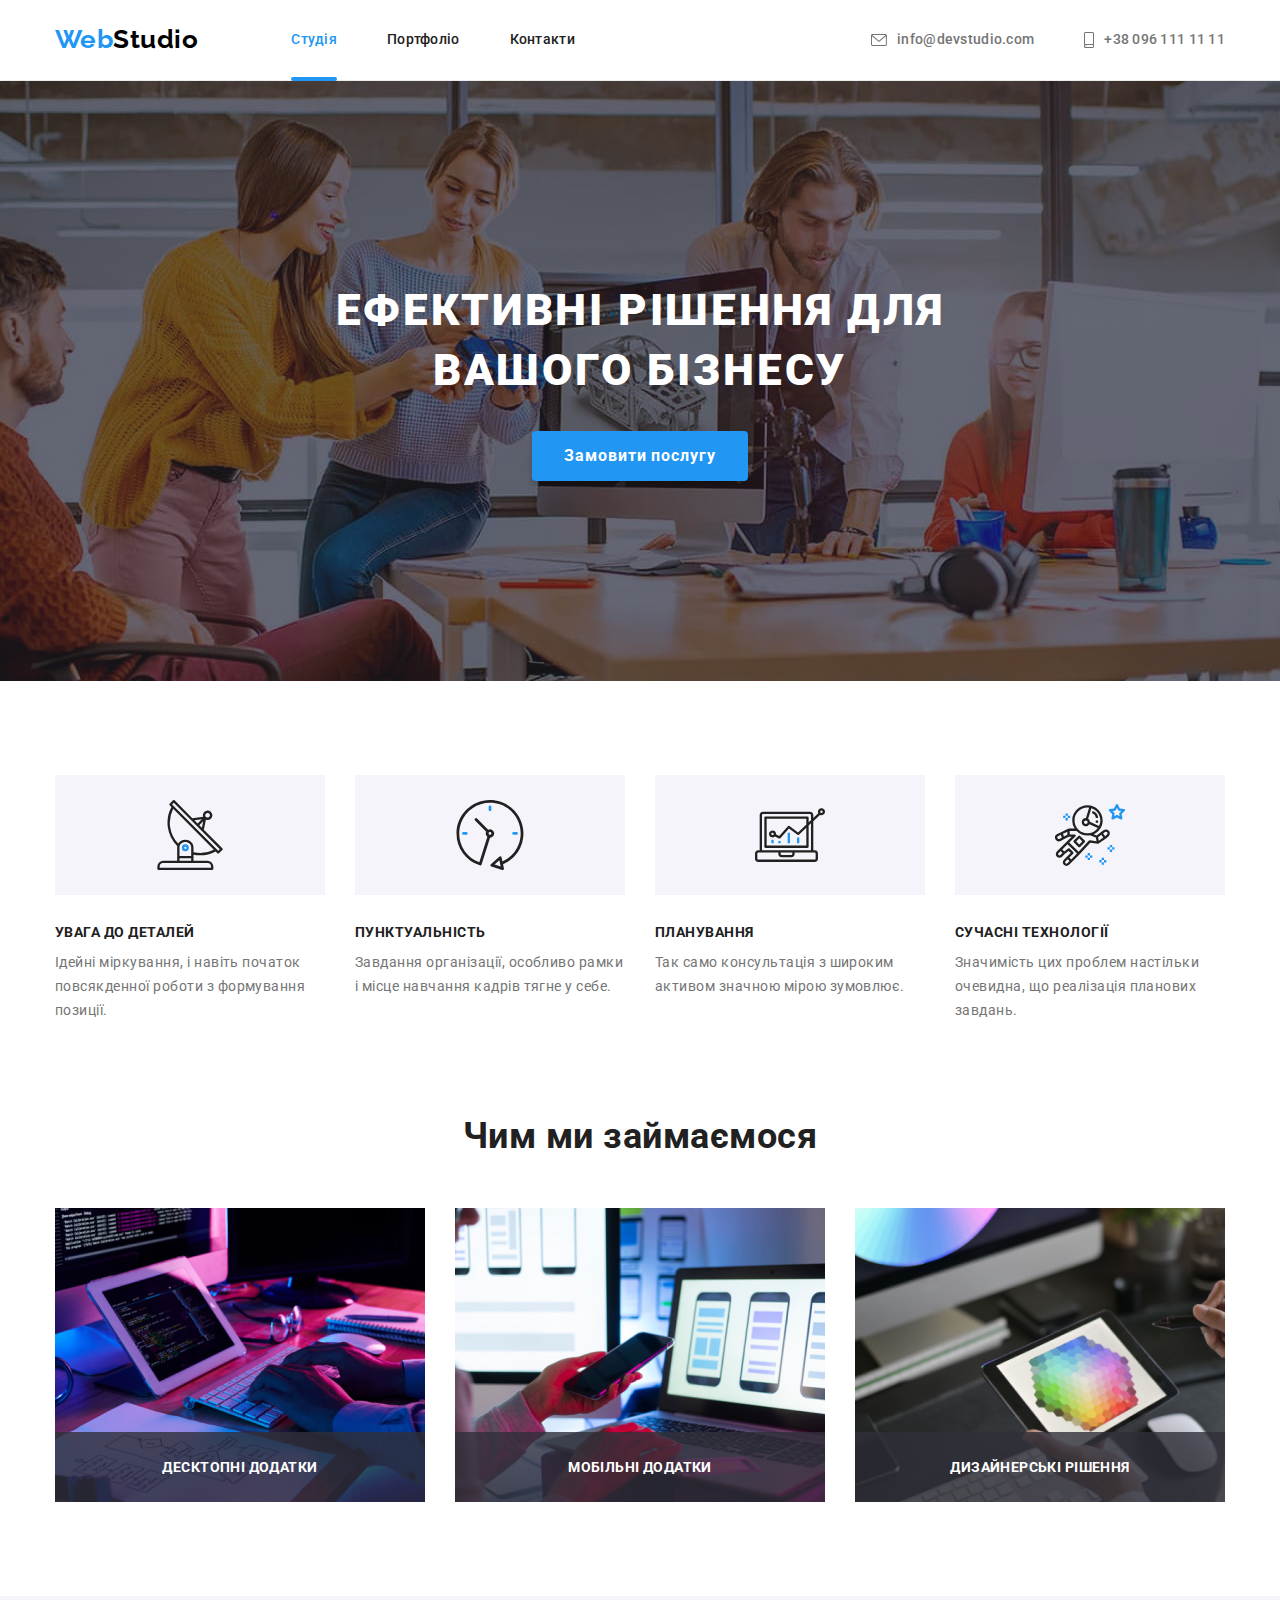
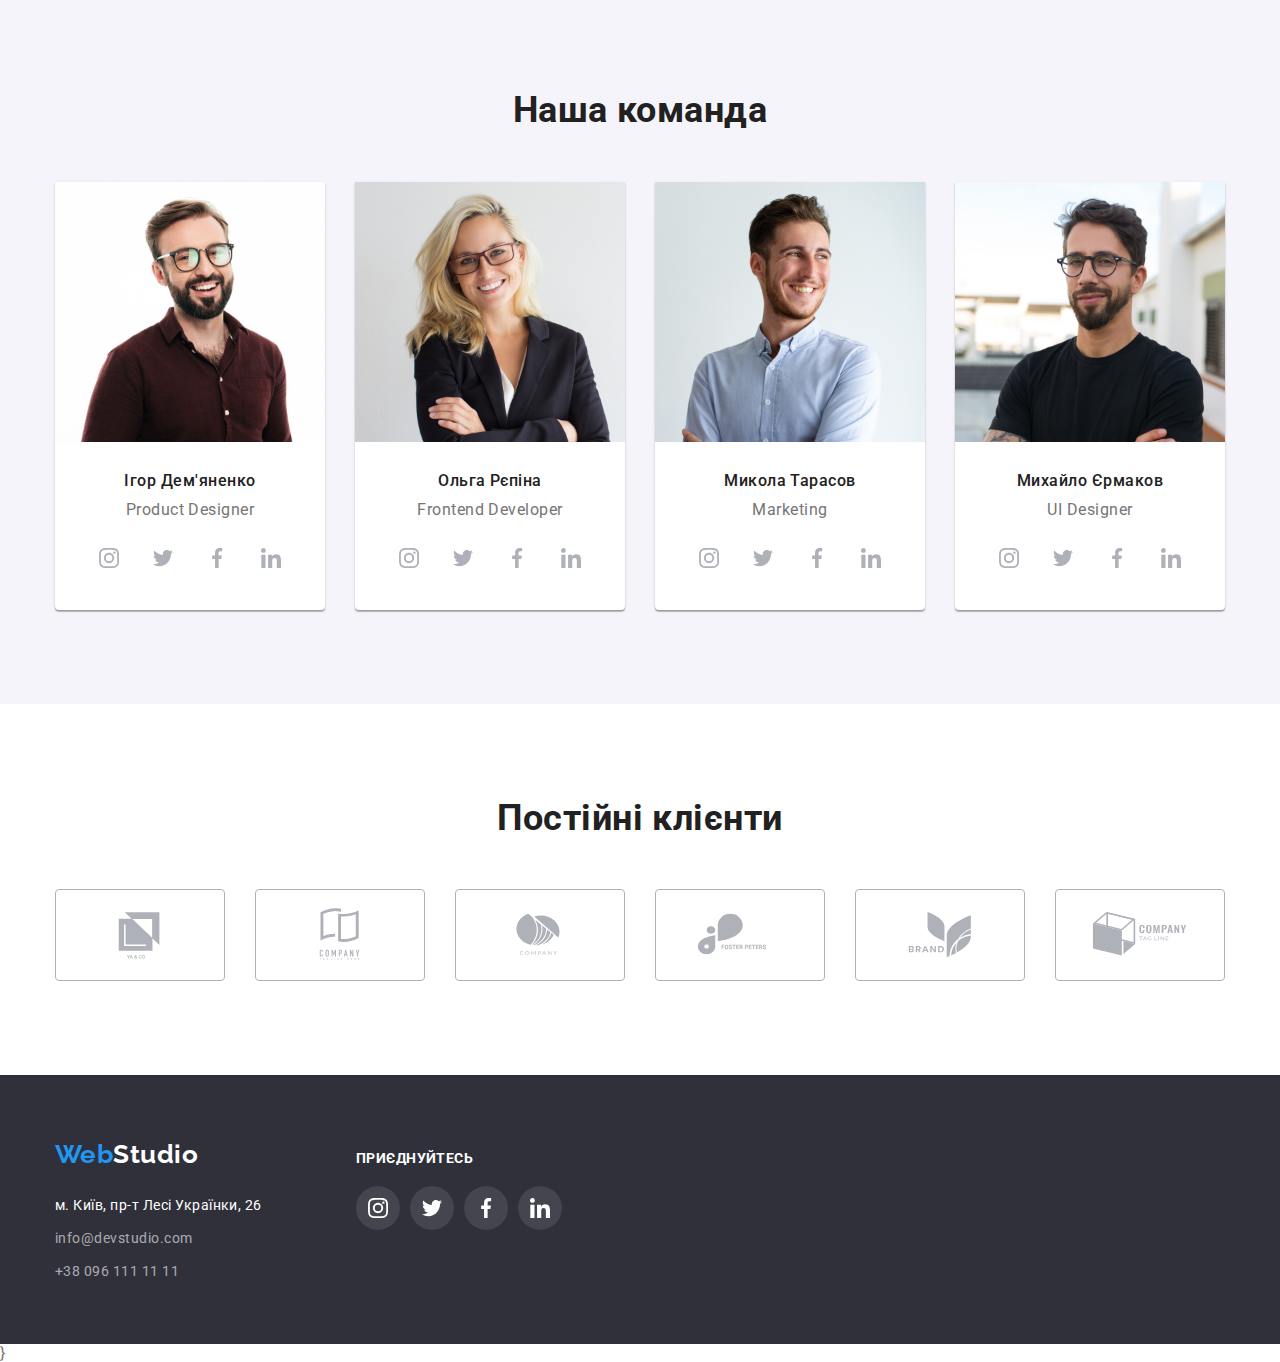
<file: index.html>
<!DOCTYPE html>
<html lang="uk">
  <head>
    <meta charset="UTF-8" />
    <meta http-equiv="X-UA-Compatible" content="IE=edge" />
    <meta name="viewport" content="width=device-width, initial-scale=1.0" />
    <title>WebStudio</title>
    <link
      href="https://fonts.googleapis.com/css2?family=Raleway:wght@700&family=Roboto:wght@400;500;700;900&display=swap"
      rel="stylesheet"
    />
    <link
      rel="stylesheet"
      href="https://cdnjs.cloudflare.com/ajax/libs/modern-normalize/1.1.0/modern-normalize.min.css"
    />
    <link rel="stylesheet" href="css/style.css" />
  </head>
  <body>
    <header class="page-header">
      <div class="container header-wrap">
        <nav class="header-nav">
          <a class="logo link" href="./index.html"
            ><span class="logo-web">Web</span>Studio</a
          >
          <ul class="nav-bar list">
            <li class="item">
              <a class="nav-link link current" href="./index.html">Студія</a>
            </li>
            <li class="item">
              <a class="nav-link link" href="./portfolio.html">Портфоліо</a>
            </li>
            <li class="item"><a class="nav-link link" href="#">Контакти</a></li>
          </ul>
        </nav>
        <ul class="header-contact list">
          <li class="item">
            <a
              class="header-contact-link link"
              href="mailto:info@devstudio.com"
            >
              <svg class="icon" width="16" height="12">
                <use href="./images/sprite1.svg#icon-mail"></use>
              </svg>
              info@devstudio.com</a
            >
          </li>
          <li class="item">
            <a class="header-contact-link link" href="tel:+380961111111">
              <svg class="icon" width="10" height="16">
                <use href="./images/sprite1.svg#icon-tel"></use>
              </svg>
              +38 096 111 11 11</a
            >
          </li>
        </ul>
      </div>
    </header>
    <main>
      <section class="decision">
        <div class="container">
          <h1 class="decision-title">Ефективні рішення для вашого бізнесу</h1>
          <button class="btn btn-primary" type="button" data-modal-open>
            Замовити послугу
          </button>
        </div>

      </section>
      <section class="section no-padding-bottom">
        <div class="container">
          <h2 class="section-title visually-hidden">Особливості</h2>
          <ul class="specifics-wrap list">
            <li class="specifics-wrap-item">
              <div class="rect">
                <svg class="icon" width="70" height="70">
                  <use href="./images/sprite1.svg#icon-antenna"></use>
                </svg>
              </div>
              <h3 class="title">УВАГА ДО ДЕТАЛЕЙ</h3>
              <p class="descr">
                Ідейні міркування, і навіть початок повсякденної роботи з
                формування позиції.
              </p>
            </li>
            <li class="specifics-wrap-item">
              <div class="rect">
                <svg class="icon" width="70" height="70">
                  <use href="./images/sprite1.svg#icon-clock"></use>
                </svg>
              </div>
              <h3 class="title">ПУНКТУАЛЬНІСТЬ</h3>
              <p class="descr">
                Завдання організації, особливо рамки і місце навчання кадрів
                тягне у себе.
              </p>
            </li>
            <li class="specifics-wrap-item">
              <div class="rect">
                <svg class="icon" width="70" height="70">
                  <use href="./images/sprite1.svg#icon-diagram"></use>
                </svg>
              </div>
              <h3 class="title">ПЛАНУВАННЯ</h3>
              <p class="descr">
                Так само консультація з широким активом значною мірою зумовлює.
              </p>
            </li>
            <li class="specifics-wrap-item">
              <div class="rect">
                <svg class="icon" width="70" height="70">
                  <use href="./images/sprite1.svg#icon-astronaut"></use>
                </svg>
              </div>
              <h3 class="title">СУЧАСНІ ТЕХНОЛОГІЇ</h3>
              <p class="descr">
                Значимість цих проблем настільки очевидна, що реалізація
                планових завдань.
              </p>
            </li>
          </ul>
        </div>
      </section>
      <section class="section">
        <div class="container">
          <h2 class="section-title">Чим ми займаємося</h2>
          <ul class="task-wrap list">
            <li class="task-wrap-item">
              <img
                class="img"
                src="images/task/box1.png"
                alt="picture1"
                width="370"
              />
              <div class="task-overlay">
                <p class="img-title">Десктопні додатки</p>
              </div>
            </li>
            <li class="task-wrap-item">
              <img
                class="img"
                src="images/task/box2.png"
                alt="picture2"
                width="370"
              />
              <div class="task-overlay">
                <p class="img-title">Мобільні додатки</p>
              </div>
            </li>
            <li class="task-wrap-item">
              <img
                class="img"
                src="images/task/box3.png"
                alt="picture3"
                width="370"
              />
              <div class="task-overlay">
                <p class="img-title">Дизайнерські рішення</p>
              </div>
            </li>
          </ul>
        </div>
      </section>
      <section class="section team-bcg">
        <div class="container">
          <h2 class="section-title">Наша команда</h2>
          <ul class="team-wrap list">
            <li class="team-wrap-item">
              <img
                class="img"
                src="images/team/img.jpg"
                alt="Product Designer"
                width="270"
              />
              <div class="person">
                <h3 class="name">Ігор Дем'яненко</h3>
                <p class="post">Product Designer</p>
                <ul class="team-social list">
                  <li class="item">
                    <a class="team-social-link link" href="">
                      <svg class="icon" width="20" height="20">
                        <use href="./images/sprite1.svg#icon-instagram"></use>
                      </svg>
                    </a>
                  </li>
                  <li class="item">
                    <a class="team-social-link link" href="">
                      <svg class="icon" width="20" height="20">
                        <use href="./images/sprite1.svg#icon-twitter"></use>
                      </svg>
                    </a>
                  </li>
                  <li class="item">
                    <a class="team-social-link link" href="">
                      <svg class="icon" width="20" height="20">
                        <use href="./images/sprite1.svg#icon-facebook"></use>
                      </svg>
                    </a>
                  </li>
                  <li class="item">
                    <a class="team-social-link link" href="">
                      <svg class="icon" width="20" height="20">
                        <use href="./images/sprite1.svg#icon-linkedin"></use>
                      </svg>
                    </a>
                  </li>
                </ul>
              </div>
            </li>
            <li class="team-wrap-item">
              <img
                class="img"
                src="images/team/img(1).jpg"
                alt="Frontend Developer"
                width="270"
              />
              <div class="person">
                <h3 class="name">Ольга Рєпіна</h3>
                <p class="post">Frontend Developer</p>
                <ul class="team-social list">
                  <li class="item">
                    <a class="team-social-link link" href="">
                      <svg class="icon" width="20" height="20">
                        <use href="./images/sprite1.svg#icon-instagram"></use>
                      </svg>
                    </a>
                  </li>
                  <li class="item">
                    <a class="team-social-link link" href="">
                      <svg class="icon" width="20" height="20">
                        <use href="./images/sprite1.svg#icon-twitter"></use>
                      </svg>
                    </a>
                  </li>
                  <li class="item">
                    <a class="team-social-link link" href="">
                      <svg class="icon" width="20" height="20">
                        <use href="./images/sprite1.svg#icon-facebook"></use>
                      </svg>
                    </a>
                  </li>
                  <li class="item">
                    <a class="team-social-link link" href="">
                      <svg class="icon" width="20" height="20">
                        <use href="./images/sprite1.svg#icon-linkedin"></use>
                      </svg>
                    </a>
                  </li>
                </ul>
              </div>
            </li>
            <li class="team-wrap-item">
              <img
                class="img"
                src="images/team/img(2).jpg"
                alt="Marketing"
                width="270"
              />
              <div class="person">
                <h3 class="name">Микола Тарасов</h3>
                <p class="post">Marketing</p>
                <ul class="team-social list">
                  <li class="item">
                    <a class="team-social-link link" href="">
                      <svg class="icon" width="20" height="20">
                        <use href="./images/sprite1.svg#icon-instagram"></use>
                      </svg>
                    </a>
                  </li>
                  <li class="item">
                    <a class="team-social-link link" href="">
                      <svg class="icon" width="20" height="20">
                        <use href="./images/sprite1.svg#icon-twitter"></use>
                      </svg>
                    </a>
                  </li>
                  <li class="item">
                    <a class="team-social-link link" href="">
                      <svg class="icon" width="20" height="20">
                        <use href="./images/sprite1.svg#icon-facebook"></use>
                      </svg>
                    </a>
                  </li>
                  <li class="item">
                    <a class="team-social-link link" href="">
                      <svg class="icon" width="20" height="20">
                        <use href="./images/sprite1.svg#icon-linkedin"></use>
                      </svg>
                    </a>
                  </li>
                </ul>
              </div>
            </li>
            <li class="team-wrap-item">
              <img
                class="img"
                src="images/team/img(3).jpg"
                alt="UI Designer"
                width="270"
              />
              <div class="person">
                <h3 class="name">Михайло Єрмаков</h3>
                <p class="post">UI Designer</p>
                <ul class="team-social list">
                  <li class="item">
                    <a class="team-social-link link" href="">
                      <svg class="icon" width="20" height="20">
                        <use href="./images/sprite1.svg#icon-instagram"></use>
                      </svg>
                    </a>
                  </li>
                  <li class="item">
                    <a class="team-social-link link" href="">
                      <svg class="icon" width="20" height="20">
                        <use href="./images/sprite1.svg#icon-twitter"></use>
                      </svg>
                    </a>
                  </li>
                  <li class="item">
                    <a class="team-social-link link" href="">
                      <svg class="icon" width="20" height="20">
                        <use href="./images/sprite1.svg#icon-facebook"></use>
                      </svg>
                    </a>
                  </li>
                  <li class="item">
                    <a class="team-social-link link" href="">
                      <svg class="icon" width="20" height="20">
                        <use href="./images/sprite1.svg#icon-linkedin"></use>
                      </svg>
                    </a>
                  </li>
                </ul>
              </div>
            </li>
          </ul>
        </div>
      </section>
      <section class="section">
        <div class="container">
          <h2 class="section-title">Постійні клієнти</h2>
          <ul class="client-wrap list">
            <li class="item">
              <a class="client-link link" href=""
                ><svg class="icon" width="106" height="60">
                  <use href="./images/sprite1.svg#icon-Logo"></use></svg
              ></a>
            </li>
            <li class="item">
              <a class="client-link link" href=""
                ><svg class="icon" width="106" height="60">
                  <use href="./images/sprite1.svg#icon-Logo-1"></use></svg
              ></a>
            </li>
            <li class="item">
              <a class="client-link link" href=""
                ><svg class="icon" width="106" height="60">
                  <use href="./images/sprite1.svg#icon-Logo-2"></use></svg
              ></a>
            </li>
            <li class="item">
              <a class="client-link link" href=""
                ><svg class="icon" width="106" height="60">
                  <use href="./images/sprite1.svg#icon-Logo-3"></use></svg
              ></a>
            </li>
            <li class="item">
              <a class="client-link link" href=""
                ><svg class="icon" width="106" height="60">
                  <use href="./images/sprite1.svg#icon-Logo-4"></use></svg
              ></a>
            </li>
            <li class="item">
              <a class="client-link link" href=""
                ><svg class="icon" width="106" height="60">
                  <use href="./images/sprite1.svg#icon-Logo-5"></use></svg
              ></a>
            </li>
          </ul>
        </div>
      </section>
    </main>
    <footer class="page-footer">
      <div class="container">
        <div class="footer-wrap">
          <a class="logo link" href="./index.html"
            ><span class="logo-web">Web</span>Studio</a
          >
          <address class="footer-contact">
            <p class="address">м. Київ, пр-т Лесі Українки, 26</p>
            <ul class="address-wrap list">
              <li class="address-wrap-item">
                <a
                  class="footer-contact-link link"
                  href="mailto:info@devstudio.com"
                  >info@devstudio.com</a
                >
              </li>
              <li class="address-wrap-item">
                <a class="footer-contact-link link" href="tel:+380961111111"
                  >+38 096 111 11 11</a
                >
              </li>
            </ul>
          </address>
        </div>
        <div class="footer-social">
          <p class="footer-social-text">приєднуйтесь</p>
          <ul class="footer-social-list list">
            <li class="item">
              <a class="footer-social-link link" href="">
                <svg class="icon" width="20" height="20">
                  <use href="./images/sprite1.svg#icon-instagram"></use>
                </svg>
              </a>
            </li>
            <li class="item">
              <a class="footer-social-link link" href="">
                <svg class="icon" width="20" height="20">
                  <use href="./images/sprite1.svg#icon-twitter"></use>
                </svg>
              </a>
            </li>
            <li class="item">
              <a class="footer-social-link link" href="">
                <svg class="icon" width="20" height="20">
                  <use href="./images/sprite1.svg#icon-facebook"></use>
                </svg>
              </a>
            </li>
            <li class="item">
              <a class="footer-social-link link" href="">
                <svg class="icon" width="20" height="20">
                  <use href="./images/sprite1.svg#icon-linkedin"></use>
                </svg>
              </a>
            </li>
          </ul>
        </div>
      </div>
    </footer>
    <div class="backdrop is-hidden" data-modal>
      <div class="modal">
        <button class="close-modal" type="button" data-modal-close>
          <svg class="icon" width="11" height="11">
            <use href="./images/sprite1.svg#icon-close"></use>
          </svg>
        </button>
        <!-- <div class="user-info">
                  <h2 class="modal-title">Залиште свої дані, ми Вам передзвонимо</h2>
                  <form class="user-form">
                    <label class="field-wrap">
                      <h3 class="field-title">Ім'я</h3>
                      <input class="field" type="text" name="username" autofocus />
                    </label>
                    <label class="field-wrap">
                      <h3 class="field-title">Телефон</h3>
                      <input class="field" type="tel" name="phone_number" />
                    </label>
                    <label class="field-wrap">
                      <h3 class="field-title">Пошта</h3>
                      <input class="field" type="email" name="email" />
                    </label>
                    <label class="field-wrap">
                      <h3 class="field-title">Коментар</h3>
                      <textarea class="comment" name="feedback" rows="5" placeholder="Введіть текст"></textarea>
                    </label>
                    <label class="check-wrap">
                      <input class="check" type="checkbox" name="color" value="blue">
                      <p class="terms">Погоджуюся з розсилкою та приймаю <a class="terms-agree" href="#">Умови договору</a></p>
                    </label>
                    <button class="btn-form" type="submit">Відправити</button>
                  </form>
                </div> -->
      </div>
    </div>}
    <script src="./js/modal.js"></script>
  </body>
</html>
</file>
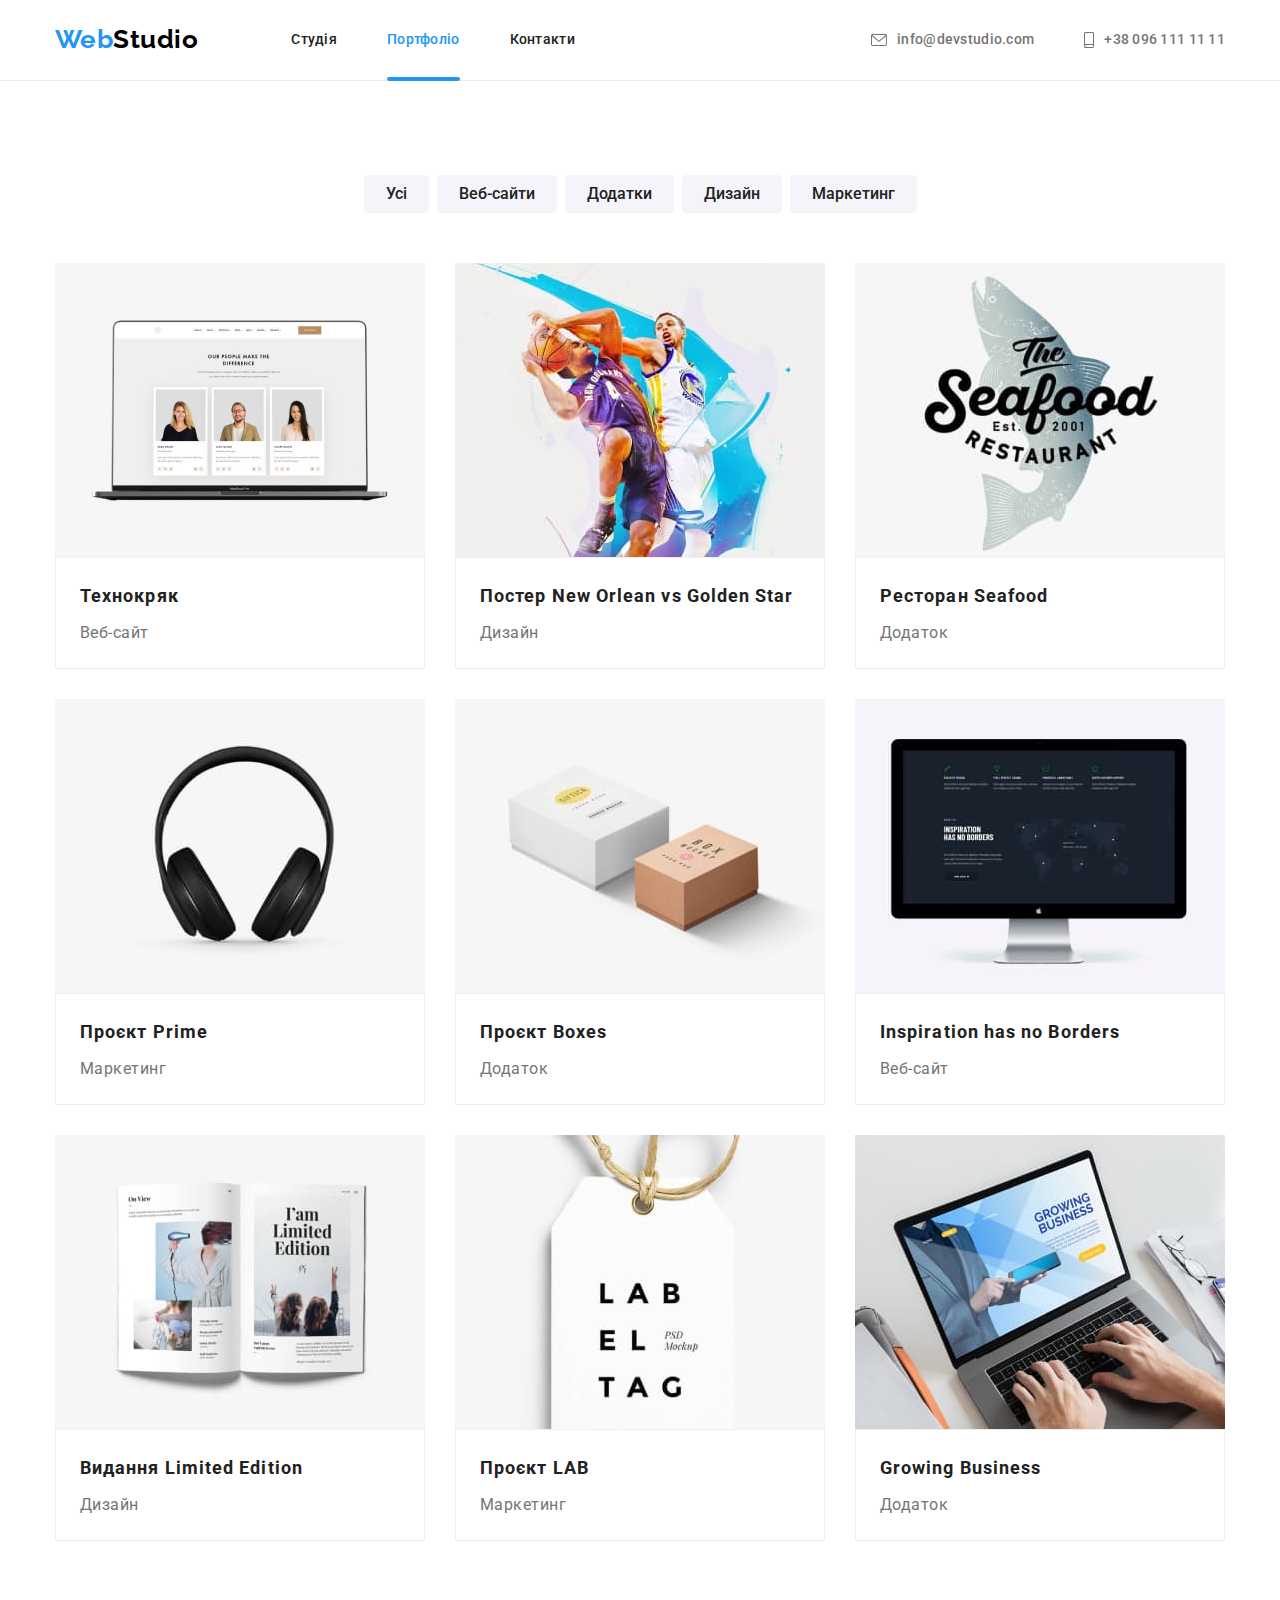
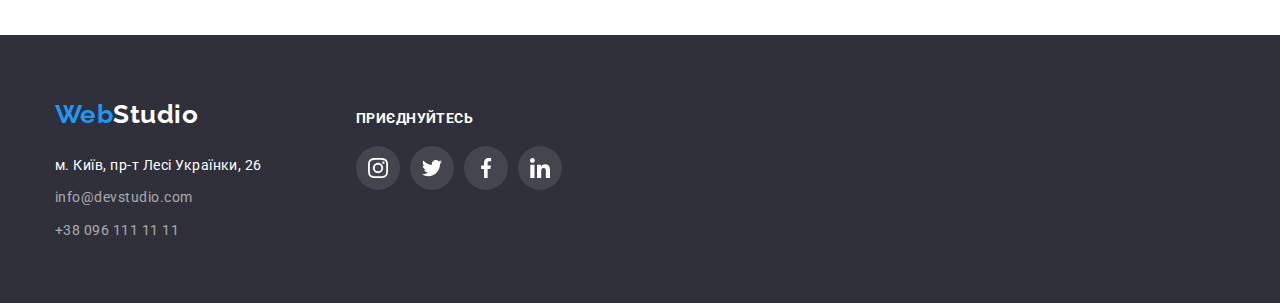
<file: portfolio.html>
<!DOCTYPE html>
<html lang="uk">
  <head>
    <meta charset="UTF-8" />
    <meta http-equiv="X-UA-Compatible" content="IE=edge" />
    <meta name="viewport" content="width=device-width, initial-scale=1.0" />
    <title>WebStudio</title>
    <link
    href="https://fonts.googleapis.com/css2?family=Raleway:wght@700&family=Roboto:wght@400;500;700;900&display=swap"
    rel="stylesheet"
    />
    <link rel="stylesheet" href="https://cdnjs.cloudflare.com/ajax/libs/modern-normalize/1.1.0/modern-normalize.min.css"/>
    <link rel="stylesheet" href="css/style.css" />
  </head>

  <body>
    <header class="page-header">
      <div class="container header-wrap">
        <nav class="header-nav">
          <a class="logo link" href="./index.html"><span class="logo-web">Web</span>Studio</a>
          <ul class="nav-bar list">
            <li class="item">
              <a class="nav-link link" href="./index.html">Студія</a>
            </li>
            <li class="item">
              <a class="nav-link link current" href="./portfolio.html">Портфоліо</a>
            </li>
            <li class="item"><a class="nav-link link" href="#">Контакти</a></li>
          </ul>
        </nav>
        <ul class="header-contact list">
          <li class="item">
            <a class="header-contact-link link" href="mailto:info@devstudio.com">
              <svg class="icon" width="16" height="12">
                <use href="./images/sprite1.svg#icon-mail"></use>
              </svg>
              info@devstudio.com</a>
          </li>
          <li class="item">
            <a class="header-contact-link link" href="tel:+380961111111">
              <svg class="icon" width="10" height="16">
                <use href="./images/sprite1.svg#icon-tel"></use>
              </svg>
              +38 096 111 11 11</a>
          </li>
        </ul>
      </div>
    </header>

    <main>
      <section class="section">
        <div class="container">
          <h1 class="section-title visually-hidden">Портфоліо</h1>
          <ul class="filter-list list">
            <li class="filter"><button class="btn btn-secondary" type="button">Усі</button></li>
            <li class="filter">
              <button class="btn btn-secondary" type="button">Веб-сайти</button>
            </li>
            <li class="filter">
              <button class="btn btn-secondary" type="button">Додатки</button>
            </li>
            <li class="filter">
              <button class="btn btn-secondary" type="button">Дизайн</button>
            </li>
            <li class="filter">
              <button class="btn btn-secondary" type="button">Маркетинг</button>
            </li>
          </ul>
          <ul class="example-list list">
            <li class="example">
              <a class="example-link link" href="">
                <div class="example-thumb">
                  <img class="img" src="./images/projects/img.jpg" alt="" width="370" />
                  <div class="example-overlay">
                    <p class="example-text">Ресурс пропонує комплексні пропозиції з різним рівнем функціоналу та сервісів. Все це дозволить відвідувачу отримати
                    вичерпні відомості про компанію чи приватну особу.</p>
                  </div>
                </div>
                <div class="example-descr">
                  <h2 class="prjct">Технокряк</h2>
                  <p class="spcfn">Веб-сайт</p>
                </div>
              </a>
            </li>
            <li class="example">
              <a class="example-link link" href="">
                <div class="example-thumb">
                  <img class="img" src="./images/projects/img(1).jpg" alt="" width="370" />
                  <div class="example-overlay">
                    <p class="example-text">Ресурс пропонує комплексні пропозиції з різним рівнем функціоналу та сервісів. Все це
                      дозволить відвідувачу отримати
                      вичерпні відомості про компанію чи приватну особу.</p>
                  </div>
                </div>
                
                <div class="example-descr">
                  <h2 class="prjct">Постер New Orlean vs Golden Star</h2>
                  <p class="spcfn">Дизайн</p>
                </div>
              </a>
            </li>
            <li class="example">
              <a class="example-link link" href="">
                <div class="example-thumb">
                  <img class="img" src="./images/projects/img(2).jpg" alt="" width="370"/>
                  <div class="example-overlay">
                    <p class="example-text">Ресурс пропонує комплексні пропозиції з різним рівнем функціоналу та сервісів. Все це
                      дозволить відвідувачу отримати
                      вичерпні відомості про компанію чи приватну особу.</p>
                  </div>
                </div>
                <div class="example-descr">
                  <h2 class="prjct">Ресторан Seafood</h2>
                  <p class="spcfn">Додаток</p>
                </div>
              </a>
            </li>
            <li class="example">
              <a class="example-link link" href="">
                <div class="example-thumb">
                  <img class="img" src="./images/projects/img(3).jpg" alt="" width="370" />
                  <div class="example-overlay">
                    <p class="example-text">Ресурс пропонує комплексні пропозиції з різним рівнем функціоналу та сервісів. Все це дозволить відвідувачу отримати
                    вичерпні відомості про компанію чи приватну особу.</p>
                  </div>
                </div>
                <div class="example-descr">
                  <h2 class="prjct">Проєкт Prime</h2>
                  <p class="spcfn">Маркетинг</p>
                </div>
              </a>
            </li>
            <li class="example">
              <a class="example-link link" href="">
                <div class="example-thumb">
                  <img class="img" src="./images/projects/img(4).jpg" alt="" width="370" />
                  <div class="example-overlay">
                    <p class="example-text">Ресурс пропонує комплексні пропозиції з різним рівнем функціоналу та сервісів. Все це
                      дозволить відвідувачу отримати
                      вичерпні відомості про компанію чи приватну особу.</p>
                  </div>
                </div>
                <div class="example-descr">
                  <h2 class="prjct">Проєкт Boxes</h2>
                  <p class="spcfn">Додаток</p>
                </div>
              </a>
            </li>
            <li class="example">
              <a class="example-link link" href="">
                <div class="example-thumb">
                  <img class="img" src="./images/projects/img(5).jpg" alt="" width="370" />
                  <div class="example-overlay">
                    <p class="example-text">Ресурс пропонує комплексні пропозиції з різним рівнем функціоналу та сервісів. Все це
                      дозволить відвідувачу отримати
                      вичерпні відомості про компанію чи приватну особу.</p>
                  </div>
                </div>
                <div class="example-descr">
                  <h2 class="prjct">Inspiration has no Borders</h2>
                  <p class="spcfn">Веб-сайт</p>
                </div>
              </a>
            </li>
            <li class="example">
              <a class="example-link link" href="">
                <div class="example-thumb">
                  <img class="img" src="./images/projects/img(6).jpg" alt="" width="370" />
                  <div class="example-overlay">
                    <p class="example-text">Ресурс пропонує комплексні пропозиції з різним рівнем функціоналу та сервісів. Все це
                      дозволить відвідувачу отримати
                      вичерпні відомості про компанію чи приватну особу.</p>
                  </div>
                </div>
                <div class="example-descr">
                  <h2 class="prjct">Видання Limited Edition</h2>
                  <p class="spcfn">Дизайн</p>
                </div>
              </a>
            </li>
            <li class="example">
              <a class="example-link link" href="">               
                <div class="example-thumb">
                  <img class="img" src="./images/projects/img(7).jpg" alt="" width="370" />
                  <div class="example-overlay">
                    <p class="example-text">Ресурс пропонує комплексні пропозиції з різним рівнем функціоналу та сервісів. Все це
                      дозволить відвідувачу отримати
                      вичерпні відомості про компанію чи приватну особу.</p>
                  </div>
                </div>
                <div class="example-descr">
                  <h2 class="prjct">Проєкт LAB</h2>
                  <p class="spcfn">Маркетинг</p>
                </div>
              </a>
            </li>
            <li class="example">
              <a class="example-link link" href="">                
                <div class="example-thumb">
                  <img class="img" src="./images/projects/img(8).jpg" alt="" width="370" />
                  <div class="example-overlay">
                    <p class="example-text">Ресурс пропонує комплексні пропозиції з різним рівнем функціоналу та сервісів. Все це
                      дозволить відвідувачу отримати
                      вичерпні відомості про компанію чи приватну особу.</p>
                  </div>
                </div>
                <div class="example-descr">
                  <h2 class="prjct">Growing Business</h2>
                  <p class="spcfn">Додаток</p>
                </div>
              </a>
            </li>
          </ul>
        </div>
      </section>
    </main>
    <footer class="page-footer">
      <div class="container">
        <div class="footer-wrap">
          <a class="logo link" href="./index.html"><span class="logo-web">Web</span>Studio</a>
          <address class="footer-contact">
            <p class="address">м. Київ, пр-т Лесі Українки, 26</p>
            <ul class="address-wrap list">
              <li class="address-wrap-item">
                <a class="footer-contact-link link" href="mailto:info@devstudio.com">info@devstudio.com</a>
              </li>
              <li class="address-wrap-item">
                <a class="footer-contact-link link" href="tel:+380961111111">+38 096 111 11 11</a>
              </li>
            </ul>
          </address>
        </div>
        <div class="footer-social">
          <p class="footer-social-text">приєднуйтесь</p>
          <ul class="footer-social-list list">
            <li class="item">
              <a class="footer-social-link link" href="">
                <svg class="icon" width="20" height="20">
                  <use href="./images/sprite1.svg#icon-instagram"></use>
                </svg>
              </a>
            </li>
            <li class="item">
              <a class="footer-social-link link" href="">
                <svg class="icon" width="20" height="20">
                  <use href="./images/sprite1.svg#icon-twitter"></use>
                </svg>
              </a>
            </li>
            <li class="item">
              <a class="footer-social-link link" href="">
                <svg class="icon" width="20" height="20">
                  <use href="./images/sprite1.svg#icon-facebook"></use>
                </svg>
              </a>
            </li>
            <li class="item">
              <a class="footer-social-link link" href="">
                <svg class="icon" width="20" height="20">
                  <use href="./images/sprite1.svg#icon-linkedin"></use>
                </svg>
              </a>
            </li>
          </ul>
        </div>
      </div>
    </footer>
  </body>
</html>
</file>
<file: css/style.css>
:root {
  --primary-color: #757575;
  --secondary-color: #212121;
  --accent-color: #2196f3;
  --bcg-pr-color: #ffffff;
  --bcg-sc-color: #2f303a;
  --footer-cont-color: rgba(255, 255, 255, 0.6);
  --white-color: #ffffff;
  --black-color: #000000;
  --btn-bcg-color: #f5f4fa;
}
h1,
h2,
h3,
p {
  padding: 0;
  margin: 0;
}
.container {
  padding-left: 15px;
  padding-right: 15px;

  width: 1200px;
  margin: 0 auto;
  /* outline: 1px dotted green; */
}
.list {
  padding: 0;
  margin: 0;

  list-style: none;
}
.link {
  text-decoration: none;
}
.section {
  padding-top: 94px;
  padding-bottom: 94px;

  /* outline: 2px solid red; */
}
.section.no-padding-bottom {
  padding-bottom: 0;
}
.visually-hidden {
  position: absolute;
  white-space: nowrap;
  width: 1px;
  height: 1px;
  overflow: hidden;
  border: 0;
  padding: 0;
  clip: rect(0 0 0 0);
  clip-path: inset(50%);
  margin: -1px;
}

/* Buttons styles */
.btn {
  border: none;
  font-family: inherit;
  cursor: pointer;
}
.btn-primary {
  padding: 10px 32px;

  font-weight: 700;
  font-size: 16px;
  line-height: 30px;
  letter-spacing: 0.06em;
  background-color: var(--accent-color);
  color: var(--white-color);

  box-shadow: 0px 4px 4px rgba(0, 0, 0, 0.15);
  border-radius: 4px;
}
.btn-secondary {
  padding: 6px 22px;

  font-weight: 500;
  font-size: 16px;
  line-height: 1.62;
  text-align: center;
  background-color: var(--btn-bcg-color);
  color: var(--secondary-color);

  border-radius: 4px;

  transition-property: background-color, color, box-shadow;
  transition-duration: 250ms;
  transition-timing-function: cubic-bezier(0.4, 0, 0.2, 1);
}
.btn-secondary:hover,
.btn-secondary:focus {
  background-color: var(--accent-color);
  color: var(--white-color);
  box-shadow: 0px 3px 1px rgba(0, 0, 0, 0.1), 0px 1px 2px rgba(0, 0, 0, 0.08),
  0px 2px 2px rgba(0, 0, 0, 0.12);
}

/* Body */

body {
  font-family: Roboto, sans-serif;
  background-color: var(--bcg-pr-color);
  color: var(--primary-color);
  letter-spacing: 0.03em;
}

.section-title {
  margin-bottom: 50px;

  font-weight: 700;
  font-size: 36px;
  line-height: 1.16;
  text-align: center;
  color: var(--secondary-color);
}

/*---------------------------------------------------------------------------- Header --------------------------------------------------------------------*/

.page-header {
  border-bottom: 1px solid #ececec;
}
.header-wrap {
  display: flex;
  align-items: center;
}
.header-nav {
  display: flex;
  align-items: center;
}
.nav-bar {
  display: flex;
  align-items: center;
  margin-left: 93px;
}
.nav-bar .item:not(:last-child) {
  margin-right: 50px;
}
.logo {
  display: block;

  font-family: "Raleway";
  font-style: normal;
  font-weight: 700;
  font-size: 26px;
  line-height: 1.5;
  color: var(--black-color);
}
.logo-web {
  color: var(--accent-color);
}
.nav-link {
  position: relative;
  display: block;
  padding-top: 32px;
  padding-bottom: 32px;

  font-weight: 500;
  font-size: 14px;
  line-height: 1.14;
  letter-spacing: 0.02em;
  color: var(--secondary-color);

  transition-property: color;
  transition-duration: 250ms;
  transition-timing-function: cubic-bezier(0.4, 0, 0.2, 1);
}
.nav-link:hover,
.nav-link:focus {
  color: var(--accent-color);
}
.current {
  color: var(--accent-color);
}
.current::after {
  content: '';
  position: absolute;
  border: 2px solid var(--accent-color);
  width: 100%;
  height: 4px;
  border-radius: 2px;
  bottom: -1px;
  left: 0;
}

/*--------------------------------------------------------- header contacts ----------------------------------------------------------*/

.header-contact {
  display: flex;
  align-items: center;
  margin-left: auto;
}
.header-contact .item + .item {
  margin-left: 50px;
}
/* Альтернитива 
    .header-contact .item:not(:last-child) {
    margin-right: 50px;
} */
.header-contact-link .icon{
  margin-right: 10px;
  fill: currentColor;
}
.header-contact-link {
  display: flex;
  align-items: center;
  padding-top: 32px;
  padding-bottom: 32px;

  font-weight: 500;
  font-size: 14px;
  line-height: 1.14;
  letter-spacing: 0.02em;
  color: var(--primary-color);

  transition-property: color;
  transition-duration: 250ms;
  transition-timing-function: cubic-bezier(0.4, 0, 0.2, 1);
}
.header-contact-link:hover,
.header-contact-link:focus,
.header-contact-link .icon:hover,
.header-contact-link .icon:focus{
   color: var(--accent-color);
  fill: var(--accent-color);
}

/* -----------------------------------------------------------------section decision --------------------------------------------------------------------------*/

.decision {
  padding-top: 200px;
  padding-bottom: 200px;
  max-width: 1600px;
  height: 600px;
  margin-left: auto;
  margin-right: auto;
  text-align: center;
  background-image: linear-gradient(
      to right,
      rgba(47, 48, 58, 0.4),
      rgba(47, 48, 58, 0.4)
    ),
    url("../images/hero/Img.jpg");
  background-color: var(--bcg-sc-color);
  background-size: cover;
  background-position: center;
}
.decision-title {
  width: 696px;
  margin: 0 auto;
  margin-bottom: 30px;

  font-weight: 900;
  font-size: 44px;
  line-height: 1.36;
  text-align: center;
  letter-spacing: 0.06em;
  text-transform: uppercase;
  color: var(--white-color);
}

/* section specifics */

.specifics-wrap {
  display: flex;
}
.specifics-wrap-item {
  /* width: calc((100%-90px)/4); */
  width: 270px;
}

.rect {
  display: flex;
  justify-content: center;
  align-items: center;
  margin-bottom: 30px;
  height: 120px;
  background-color: var(--btn-bcg-color)
}

/* Также можно было вместо использования псевдоклассов указать один класс с общими свойствами для всех элементов и потом отдельно создать классы для каждого элемента изменяя только bcg-image. и добавить эти классы в каждый элемент списка 
.specifics-wrap-item::before {
    content: '';
    display: block;
    height: 120px;
    margin-bottom: 30px;
    background-position: center;
    background-repeat: no-repeat;
}
.icon-antenna::before {
    background-image: url(../images/specifics/antenna.svg);
}
...
*/
/* .specifics-wrap-item:nth-child(1)::before {
  content: "";
  display: block;
  height: 120px;
  margin-bottom: 30px;
  background-image: url(../images/specifics/antenna.svg);
  background-position: center;
  background-repeat: no-repeat;
}
.specifics-wrap-item:nth-child(2)::before {
  content: "";
  display: block;
  height: 120px;
  margin-bottom: 30px;
  background-image: url(../images/specifics/clock.svg);
  background-position: center;
  background-repeat: no-repeat;
}
.specifics-wrap-item:nth-child(3)::before {
  content: "";
  display: block;
  height: 120px;
  margin-bottom: 30px;
  background-image: url(../images/specifics/diagram.svg);
  background-position: center;
  background-repeat: no-repeat;
}
.specifics-wrap-item:nth-child(4)::before {
  content: "";
  display: block;
  height: 120px;
  margin-bottom: 30px;
  background-image: url(../images/specifics/astronaut.svg);
  background-position: center;
  background-repeat: no-repeat;
} */
.specifics-wrap-item + .specifics-wrap-item {
  margin-left: 30px;
}
.specifics-wrap .title {
  margin-bottom: 10px;

  font-weight: 700;
  font-size: 14px;
  line-height: 1.14;
  text-transform: uppercase;
  color: var(--secondary-color);
}
.specifics-wrap .descr {
  font-size: 14px;
  line-height: 1.7;
  color: var(--primary-color);
}

/* Task */

.task-wrap {
  display: flex;
}
.task-wrap .img {
  display: block;
}
.task-wrap-item + .task-wrap-item {
  margin-left: 30px;
}
.task-wrap-item {
  position: relative;
}
.task-overlay {
  position: absolute;
  display: flex;
  justify-content: center;
  align-items: center;
  bottom:0;
  width: 100%;
  height: 70px;
  background-color: rgba(47, 48, 58, 0.8);
}
.img-title {
position: absolute;
font-weight: 700;
font-size: 14px;
line-height: calc(16/14);
text-align: center;
letter-spacing: 0.03em;
text-transform: uppercase;

color: var(--white-color);
}

/* section team */

.team-bcg {
  background-color: var(--btn-bcg-color);
}
.team-wrap {
  display: flex;
}
.team-wrap-item {
  box-shadow: 0px 1px 3px rgba(0, 0, 0, 0.12), 0px 1px 1px rgba(0, 0, 0, 0.14),
    0px 2px 1px rgba(0, 0, 0, 0.2);
  border-radius: 0px 0px 4px 4px;
  background-color: var(--white-color);
}
.team-wrap-item + .team-wrap-item {
  margin-left: 30px;
}
.person {
  padding-top: 30px;
  padding-bottom: 30px;
}
.team-wrap-item .img {
  display: block;
}
.team-wrap-item .name {
  margin-bottom: 10px;

  font-weight: 500;
  font-size: 16px;
  line-height: 1.18;
  text-align: center;
  color: var(--secondary-color);
}
.team-wrap-item .post {
  margin-bottom: 16px;

  font-size: 16px;
  line-height: 1.18;
  text-align: center;
  color: var(--primary-color);
}

.team-social {
  display: flex;
  
  margin-left: auto;
  margin-right: auto;
  width: 206px;
  height: 44px;
}
.team-social .item + .item {
  margin-left: 10px;
}
.team-social .item{
  width: 44px;
  height: 44px;
}
.team-social-link {
  display: flex;
  justify-content: center;
  align-items: center;

  color: #AFB1B8;
  width: 100%;
  height: 100%;
  background-color: var(--white-color);
  border-radius: 50%;

  transition-property: color, background-color;
  transition-duration: 250ms;
  transition-timing-function: cubic-bezier(0.4, 0, 0.2, 1);
}
.team-social .icon {
  fill: currentColor;
}
.team-social-link:hover,
.team-social-link:focus {
  background-color: var(--accent-color);
  color: var(--white-color);
}

/* client */

.client-wrap {
  display: flex;
}
.client-wrap .item + .item {
  margin-left: 30px;
}
.client-wrap .item{
  width: 170px;
  height: 92px;

  transition-property: color;
  transition-duration: 250ms;
  transition-timing-function: cubic-bezier(0.4, 0, 0.2, 1);
}
.client-link {
  display: flex;
  justify-content: center;
  align-items: center;
  color: #AFB1B8;
  width: 100%;
  height: 100%;
  border: 1px solid #AFB1B8;
  border-radius: 4px;

  transition-property: color, border;
  transition-duration: 250ms;
  transition-timing-function: cubic-bezier(0.4, 0, 0.2, 1);
}
.client-link .icon{
  fill: currentColor;
}
.client-link:hover,
.client-link:focus {
  color: var(--accent-color);
  border: 1px solid var(--accent-color);
}


/* Portfolio */

.filter-list {
  display: flex;
  justify-content: center;
  margin-bottom: 50px;
}
.filter-list .filter + .filter {
  margin-left: 8px;
}
.example-list {
  display: flex;
  flex-wrap: wrap;
}
.example {
  margin-right: 30px;
  margin-bottom: 30px;
  width: calc((100% - 60px) / 3);
}
.example-thumb {
  position: relative;
  overflow-y: hidden;
}
.example-overlay {
  display: flex;
  justify-content: center;
  align-items: center;
  left: 0;
  top: 100%;
  position: absolute;
  width: 100%;
  height: 100%;
  background-color: rgba(33, 150, 243, 0.9);
  /* outline: 1px solid green; */
  
  transition-property: transform;
  transition-duration: 250ms;
  transition-timing-function: cubic-bezier(0.4, 0, 0.2, 1);
}
.example-link:hover .example-overlay,
.example-link:focus .example-overlay{
  transform:translateY(-100%);
}
.example-text {
  position: absolute;
  top: 50%;
  left: 50%;
  transform: translate(-50%, -50%);
  width: 322px;
  height: 168px;
  font-size: 18px;
  line-height: calc(28/18);
  letter-spacing: 0.03em;
  color: var(--white-color);

  transition-property: opacity;
  transition-duration: 250ms;
  transition-timing-function: cubic-bezier(0.4, 0, 0.2, 1);
}

.example:nth-child(3n) {
  margin-right: 0;
}
.example:nth-last-child(-n + 3) {
  margin-bottom: 0;
}
.example-link{
  display: block;
  width: 100%;
  height: 100%;

  transition-property: box-shadow;
  transition-duration: 250ms;
  transition-timing-function: cubic-bezier(0.4, 0, 0.2, 1);
}
.example .img {
  display: block;
  /* outline: 1px solid blue; */
}

.example-link:hover,
.example-link:focus{
  box-shadow: 0px 1px 1px rgba(0, 0, 0, 0.12), 0px 4px 4px rgba(0, 0, 0, 0.06), 1px 4px 6px rgba(0, 0, 0, 0.16);
}


.example-descr {
  padding: 20px 24px;
  border: 1px solid #eeeeee;
}
.example .prjct {
  margin-bottom: 4px;
  
  font-weight: 700;
  font-size: 18px;
  line-height: 2;
  letter-spacing: 0.06em;
  color: var(--secondary-color);
  /* outline: 1px solid red; */
}
.example .spcfn {
  font-size: 16px;
  line-height: 1.87;
  color: var(--primary-color);
  /* outline: 1px solid green; */
}

/* footer */
.page-footer {
  padding-top: 60px;
  padding-bottom: 60px;

  background-color: var(--bcg-sc-color);
}
.footer-wrap {
  width: 231px;
}
.page-footer .container {
  display: flex;
  align-items: baseline;
}
.page-footer .logo {
  display: block;
  margin-bottom: 20px;

  color: var(--white-color);
}
.footer-contact {
  font-style: normal;
}
.address {
  margin-bottom: 9px;

  font-size: 14px;
  line-height: 1.7;
  color: var(--white-color);
}
.address-wrap-item:not(:last-child) {
  margin-bottom: 9px;
}
.footer-contact-link {
  display: block;

  font-size: 14px;
  line-height: 1.7;
  color: var(--footer-cont-color);

  transition-property: color;
  transition-duration: 250ms;
  transition-timing-function: cubic-bezier(0.4, 0, 0.2, 1);
}
.footer-contact-link:hover,
.footer-contact-link:focus {
  color: var(--accent-color);
}

.footer-social {
  margin-left: 70px;
}
.footer-social-text {
  margin-bottom: 20px;

  font-weight: 700;
  font-size: 14px;
  line-height: calc(16/14);
  letter-spacing: 0.03em;
  text-transform: uppercase;

  color: #FFFFFF;
}
.footer-social-list {
  display: flex;
  justify-content: center;
  align-items: center;
}
.footer-social-list .item+.item {
  margin-left: 10px;
}
.footer-social-link {
  display: flex;
  justify-content: center;
  align-items: center;

  color: var(--white-color);
  width: 44px;
  height: 44px;
  background-color: rgba(255, 255, 255, 0.1);
  border-radius: 50%;

  transition-property: background-color;
  transition-duration: 250ms;
  transition-timing-function: cubic-bezier(0.4, 0, 0.2, 1);
}
.footer-social-list .icon {
  fill: currentColor;
}
.footer-social-link:hover,
.footer-social-link:focus {
  background-color: var(--accent-color);
}

/* =======================MODAL========================= */
.backdrop {
  position: fixed;
  top: 0;
  left: 0;
  width: 100%;
  /* height: 100px; */
  height: 100vh;
  background-color: rgba(0, 0, 0, 0.2);

  opacity: 1;
  transition: opacity 250ms cubic-bezier(0.4, 0, 0.2, 1);
}
.backdrop.is-hidden {
  opacity: 0;
  pointer-events: none;
  visibility: hidden;
}
.backdrop.is-hidden .modal {
  transform: translate(-50%, -50%) scale(0.9);
}
.modal{
  position: absolute;
  top: 50%;
  left: 50%;
  transform: translate(-50%, -50%) scale(1);
  width: 528px;
  height: 581px;
  background-color: #fff;
  box-shadow: 0px 1px 3px rgba(0, 0, 0, 0.12), 0px 1px 1px rgba(0, 0, 0, 0.14), 0px 2px 1px rgba(0, 0, 0, 0.2);
  border-radius: 4px;
  transition: transform 250ms cubic-bezier(0.4, 0, 0.2, 1);

}

.close-modal {
  display: flex;
  justify-content: center;
  align-items: center;

  position: absolute;
  padding: 0;
  right:8px;
  top: 8px;
  width: 30px;
  height: 30px;

  border: 1px solid rgba(0, 0, 0, 0.1);
  cursor: pointer;
  background-color: #fff;
  border-radius: 50%;
}
.backdrop .icon {
  fill: currentColor
}

/* ========================================FORMS======================================= */

/* .field,
.comment,
.check{
  width: 100%;
  padding: 1rem .75rem;
  border: 1px solid hsla(0, 0%, 13%, 0.2);
  border-radius: .25rem;
  outline: none;
}

.terms-agree {
  color: #2196F3;
}

.btn-form {
  width: 200px;
  height: 50px;
  margin: 0 auto;

  font-family: 'Roboto';
  font-style: normal;
  font-weight: 700;
  font-size: 16px;
  line-height: 30px;
 
  letter-spacing: 0.06em;

  color: #FFFFFF;
  background: #2196F3;
  box-shadow: 0px 4px 4px rgba(0, 0, 0, 0.15);
  border-radius: 4px;
  cursor: pointer;
}

.user-info {
  position: absolute;
  padding: 40px;
  top: 0;
  left: 0;
  width: 100%;
  height: 100%;
  display: flex;
  flex-direction: column;
}
.user-form {
  display: flex;
  flex-direction: column;
}


.check-wrap {
  display: flex;
  justify-content: space-between;
}
.check {
  width: 16px;
  height: 15px;
}
.terms {
  font-size: 14px;
  line-height: 24px;
  letter-spacing: 0.03em;
  color: var(--primary-color);
}
.modal-title{
  font-weight: 700;
  font-size: 20px;
  line-height: calc(28/20);
  text-align: center;
  letter-spacing: 0.03em;
  color: #212121;
} */
</file>
